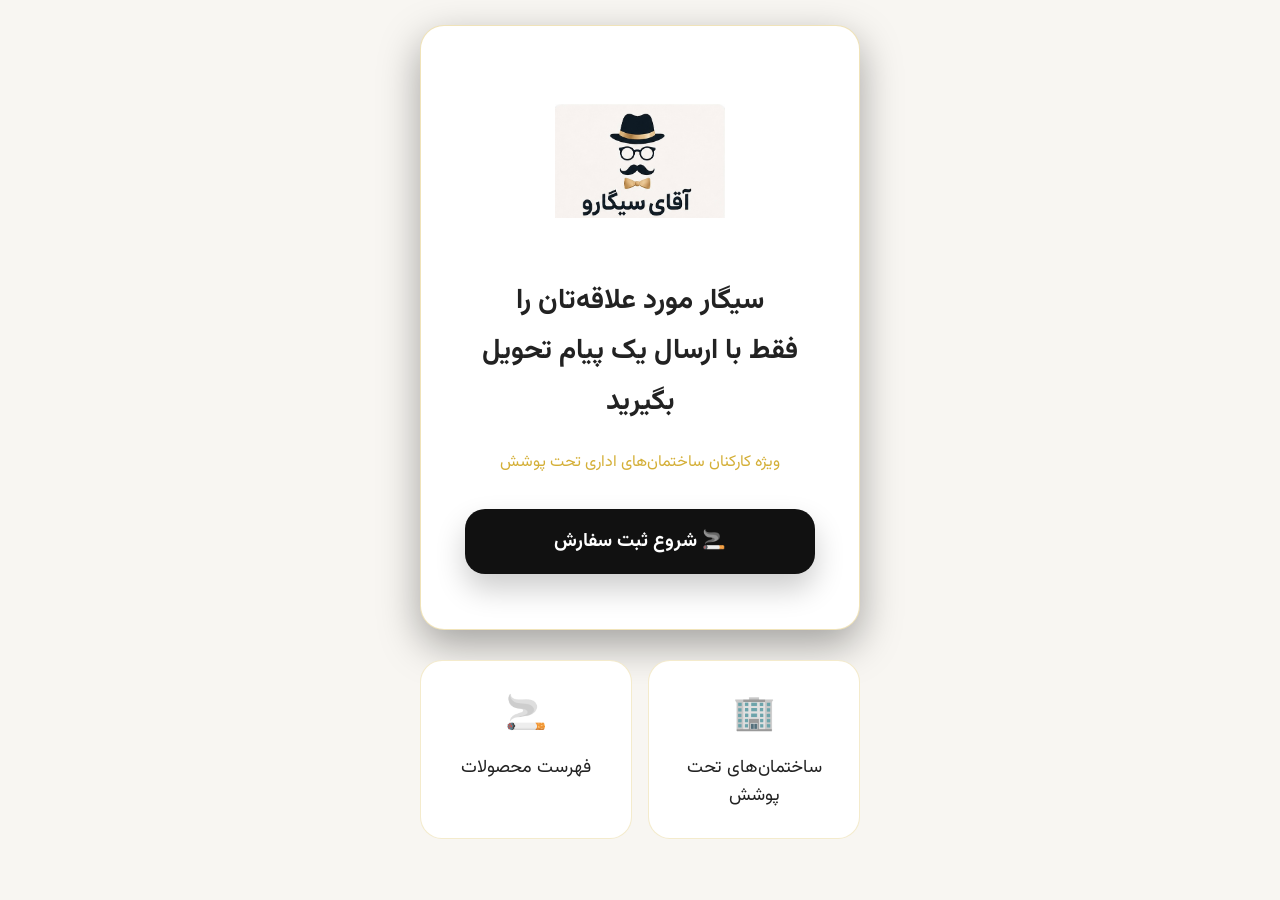
<file: index.html>
<!DOCTYPE html>
<html lang="fa" dir="rtl">

<head>
    <meta charset="UTF-8">
    <meta name="viewport" content="width=device-width, initial-scale=1.0">

    <title>آقای سیگارو</title>

    <link rel="stylesheet" href="style.css">
</head>

<body>

<main>

<section class="hero">

    <div class="logo-box">
        <img src="images/logo.png.jpg" alt="آقای سیگارو">
    </div>

    <h1>
        سیگار مورد علاقه‌تان را<br>
        فقط با ارسال یک پیام تحویل بگیرید
    </h1>

    <p class="subtitle">
        ویژه کارکنان ساختمان‌های اداری تحت پوشش
    </p>

    <a href="order.html" class="start-order-btn">
        🚬 شروع ثبت سفارش
    </a>

</section>

<section class="quick-menu">

    <div class="menu-card"
         onclick="location.href='buildings.html'">

        <div class="icon">🏢</div>

        <h3>ساختمان‌های تحت پوشش</h3>

    </div>

    <div class="menu-card"
         onclick="location.href='products.html'">

        <div class="icon">🚬</div>

        <h3>فهرست محصولات</h3>

    </div>

</section>

</main>

<script src="script.js"></script>

</body>

</html>
</file>
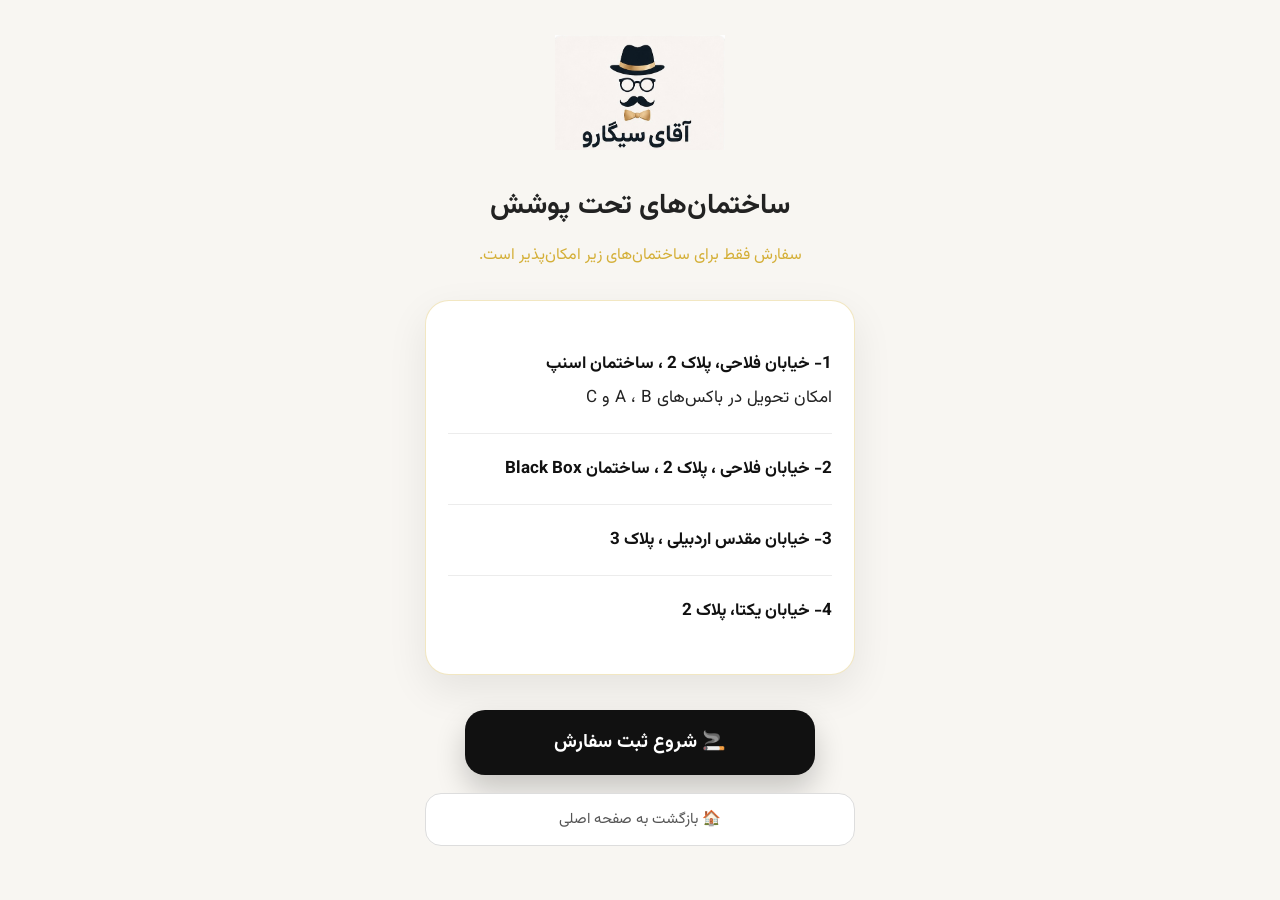
<file: buildings.html>
<!DOCTYPE html>
<html lang="fa" dir="rtl">

<head>

    <meta charset="UTF-8">

    <meta name="viewport" content="width=device-width, initial-scale=1.0">

    <title>ساختمان‌های تحت پوشش | آقای سیگارو</title>

    <link rel="stylesheet" href="buildings.css">

</head>

<body>

<div class="container">

    <img
        src="images/logo.png.jpg"
        class="logo"
        alt="Mr Cigaro">

    <h1>
        ساختمان‌های تحت پوشش
    </h1>

    <p class="subtitle">
        سفارش فقط برای ساختمان‌های زیر امکان‌پذیر است.
    </p>


    <div class="buildings-box">

        <div class="building-item">

            <strong>1- خیابان فلاحی، پلاک 2 ، ساختمان اسنپ</strong>

            <br>

            امکان تحویل در باکس‌های A ، B و C

        </div>


        <div class="building-item">

            <strong>2- خیابان فلاحی ، پلاک 2 ، ساختمان Black Box </strong>

        </div>


        <div class="building-item">

            <strong>3- خیابان مقدس اردبیلی ، پلاک 3 </strong>

        </div>


        <div class="building-item">

            <strong>4- خیابان یکتا، پلاک 2</strong>

        </div>

    </div>


    <a
        href="order.html"
        class="start-order-btn">

        🚬 شروع ثبت سفارش

    </a>


    <a
        href="index.html"
        class="new-order-btn">

        🏠 بازگشت به صفحه اصلی

    </a>

</div>

<script src="buildings.js"></script>

</body>

</html>
</file>
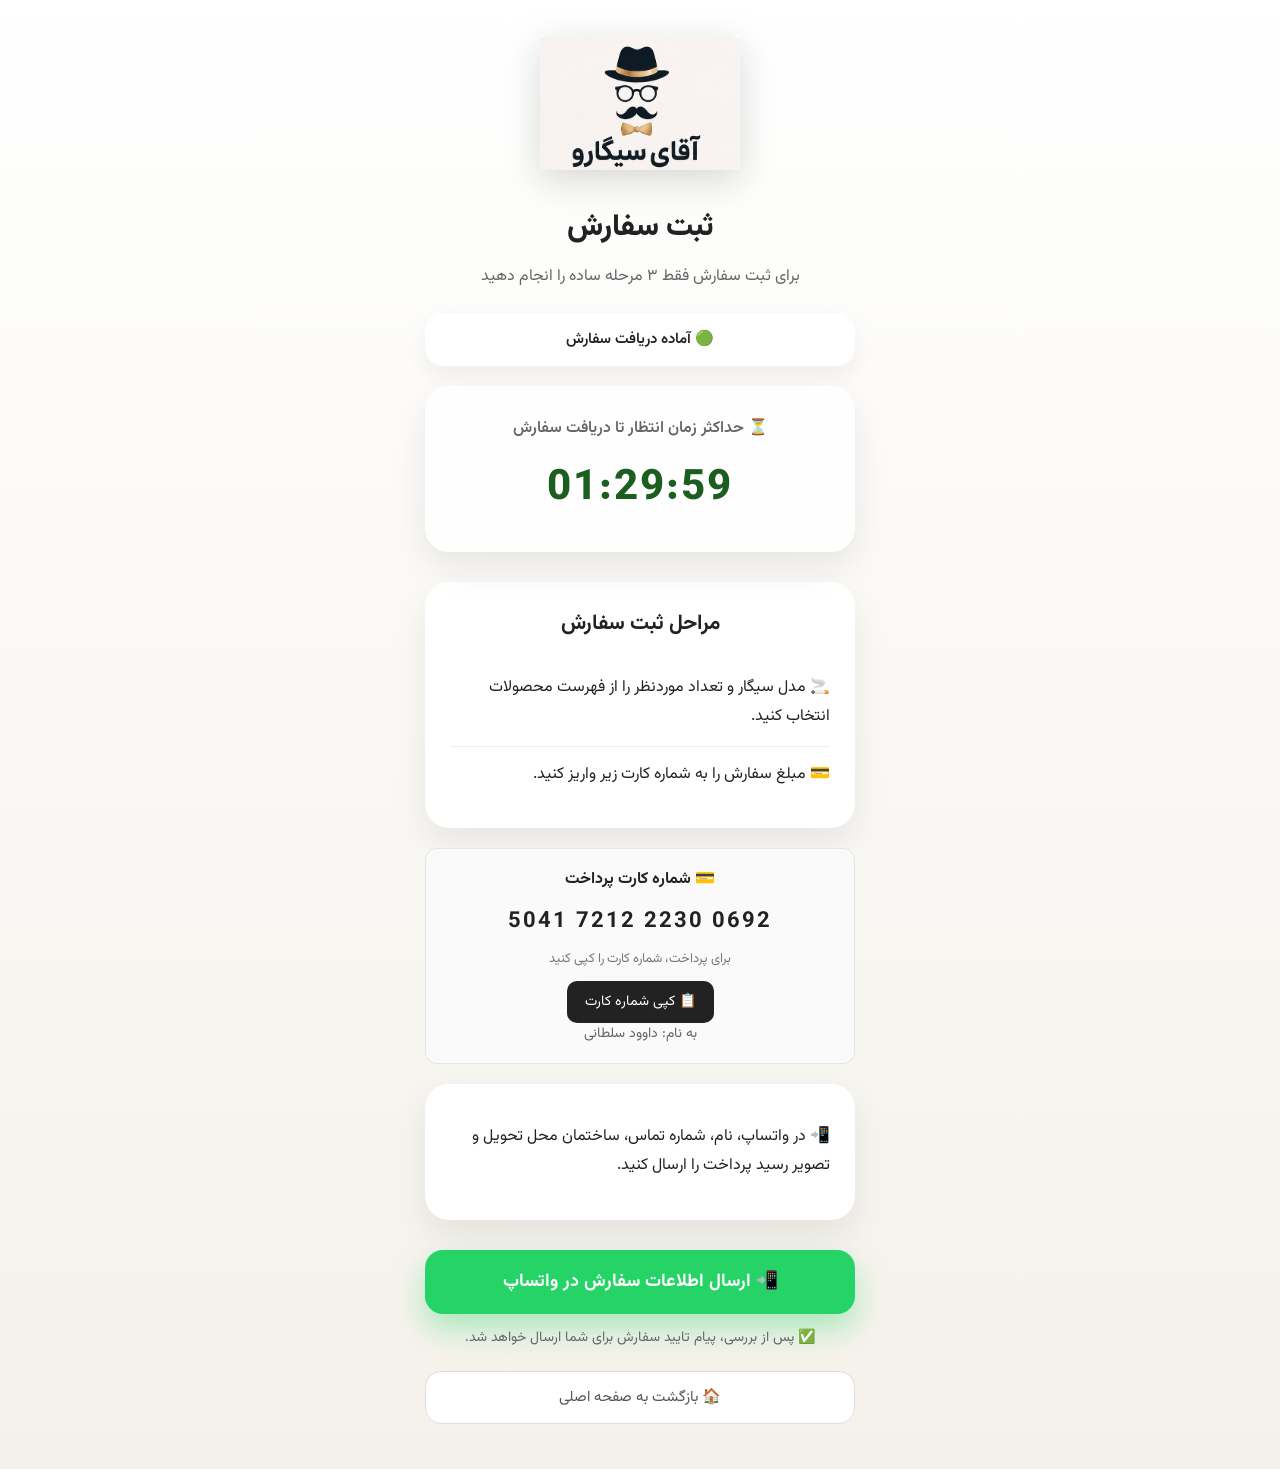
<file: order.html>
<!DOCTYPE html>
<html lang="fa" dir="rtl">

<head>

<meta charset="UTF-8">

<meta name="viewport" content="width=device-width, initial-scale=1.0">

<title>ثبت سفارش | آقای سیگارو</title>

<link rel="stylesheet" href="order.css">

</head>


<body>


<div class="container">


    <img 
    src="images/logo.png.jpg"
    class="logo"
    alt="Mr Cigaro">


    <h1>
        ثبت سفارش
    </h1>


    <p class="subtitle">
        برای ثبت سفارش فقط ۳ مرحله ساده را انجام دهید
    </p>



    <!-- وضعیت سفارش -->

    <div id="status-box" class="status-box">

        🟢 آماده دریافت سفارش

    </div>



    <!-- تایمر -->

    <div class="timer-box">


        <div class="timer-title">

            ⏳ حداکثر زمان انتظار تا دریافت سفارش

        </div>


        <div id="countdown">

            01:30:00

        </div>


    </div>




    <!-- مراحل سفارش -->


    <div class="steps">

    <h2>
        مراحل ثبت سفارش
    </h2>

   <div class="step">
    🚬 مدل سیگار و تعداد موردنظر را از فهرست محصولات انتخاب کنید.
</div>

    <div class="step">
    💳 مبلغ سفارش را به شماره کارت زیر واریز کنید.
</div>

</div>

    <div class="payment-box">

    <div class="payment-title">

        💳 شماره کارت پرداخت

    </div>

    <div
    id="payment-card"
    class="payment-card">

        6037 0000 0000 0000

    </div>

<div
id="copy-hint"
class="copy-hint">

    برای پرداخت، شماره کارت را کپی کنید

</div>


<button
id="copy-card-btn"
class="copy-card-btn">

    📋 کپی شماره کارت

</button>

    <div
    id="payment-owner"
    class="payment-owner">

        به نام ...

    </div>

</div>

  <div class="steps">

    <div class="step">

        📲 در واتساپ، نام، شماره تماس، ساختمان محل تحویل و تصویر رسید پرداخت را ارسال کنید.

    </div>

</div>

    <!-- دکمه واتساپ -->


    <button 
    id="whatsapp-btn"
    class="whatsapp-btn">


       📲 ارسال اطلاعات سفارش در واتساپ

    </button>

<p class="whatsapp-note">

✅ پس از بررسی، پیام تایید سفارش برای شما ارسال خواهد شد.

</p>


    <!-- پیام انتقال -->


    <div 
    id="redirect-message"
    class="redirect-message">


        در حال انتقال به واتساپ...


    </div>





    <!-- سفارش جدید -->


<a
href="index.html"
class="new-order-btn">

🏠 بازگشت به صفحه اصلی

</a>




</div>




<script src="order.js"></script>


</body>


</html>
</file>
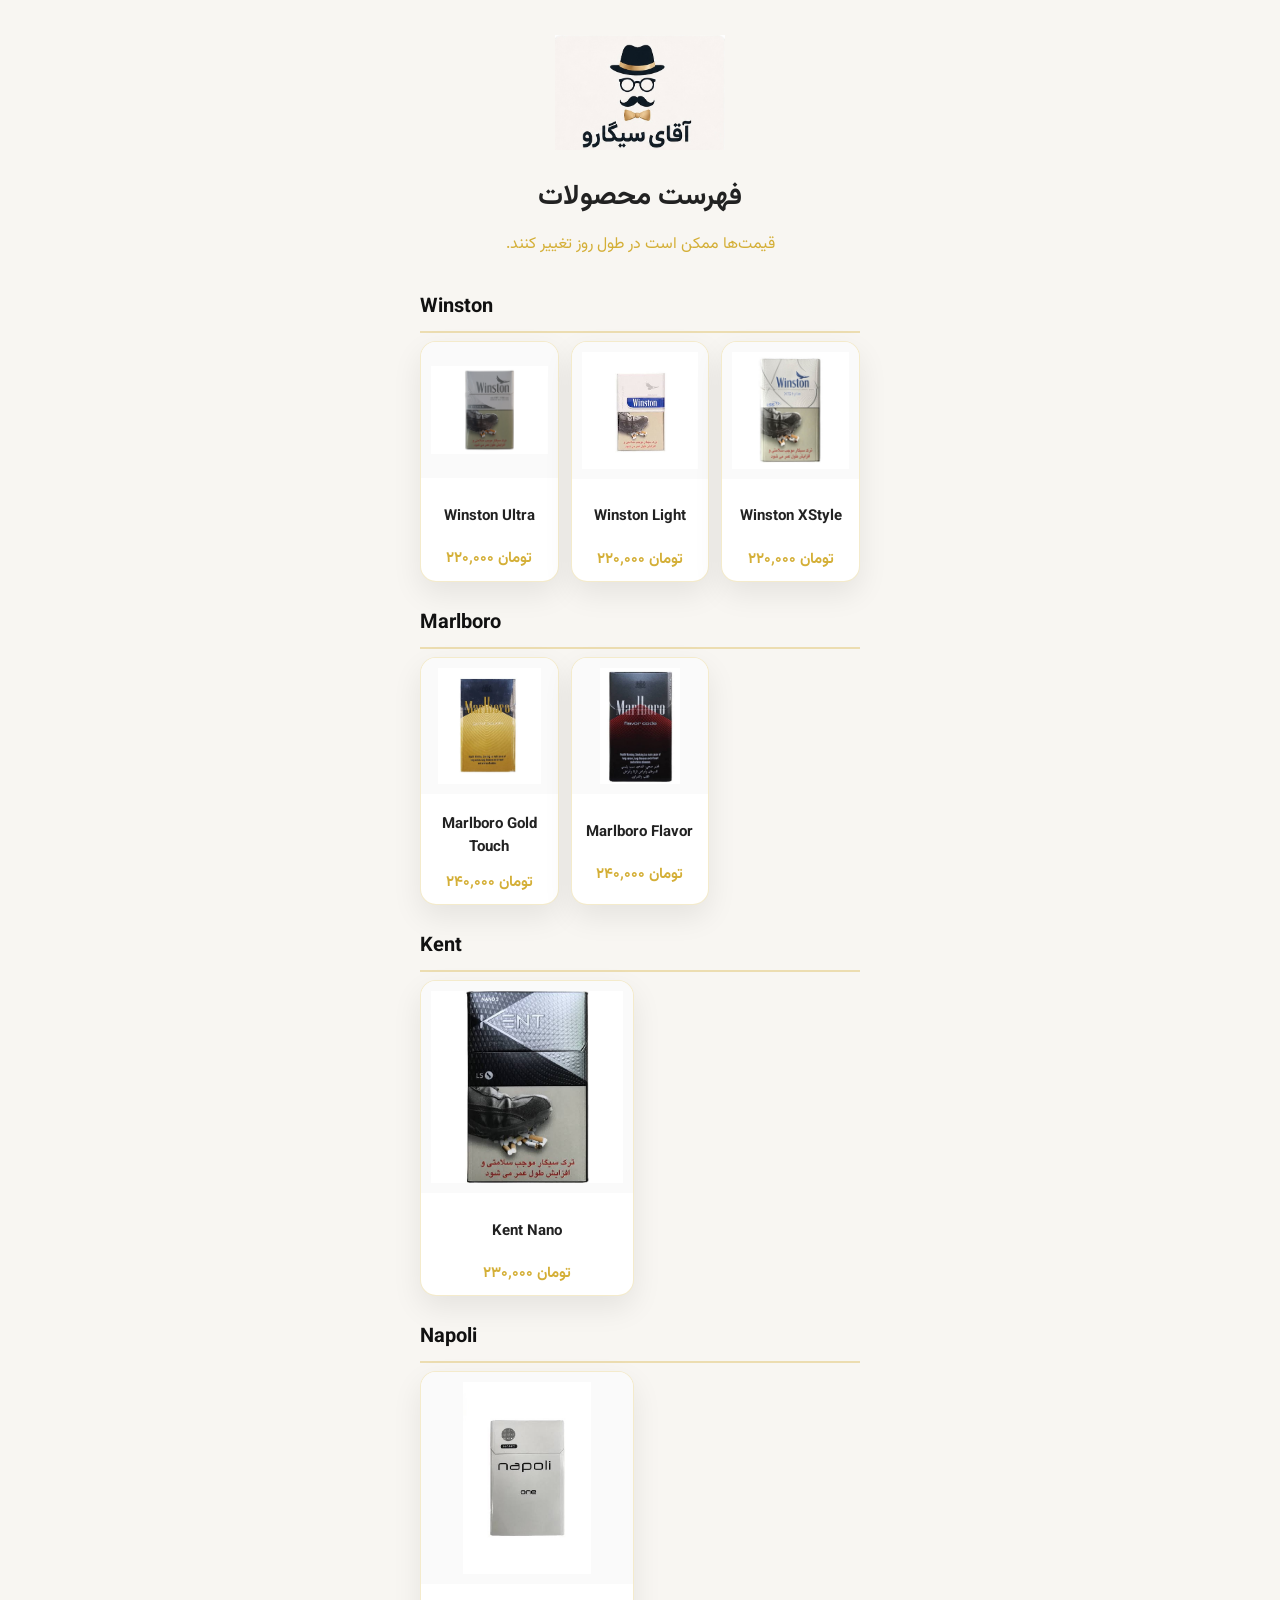
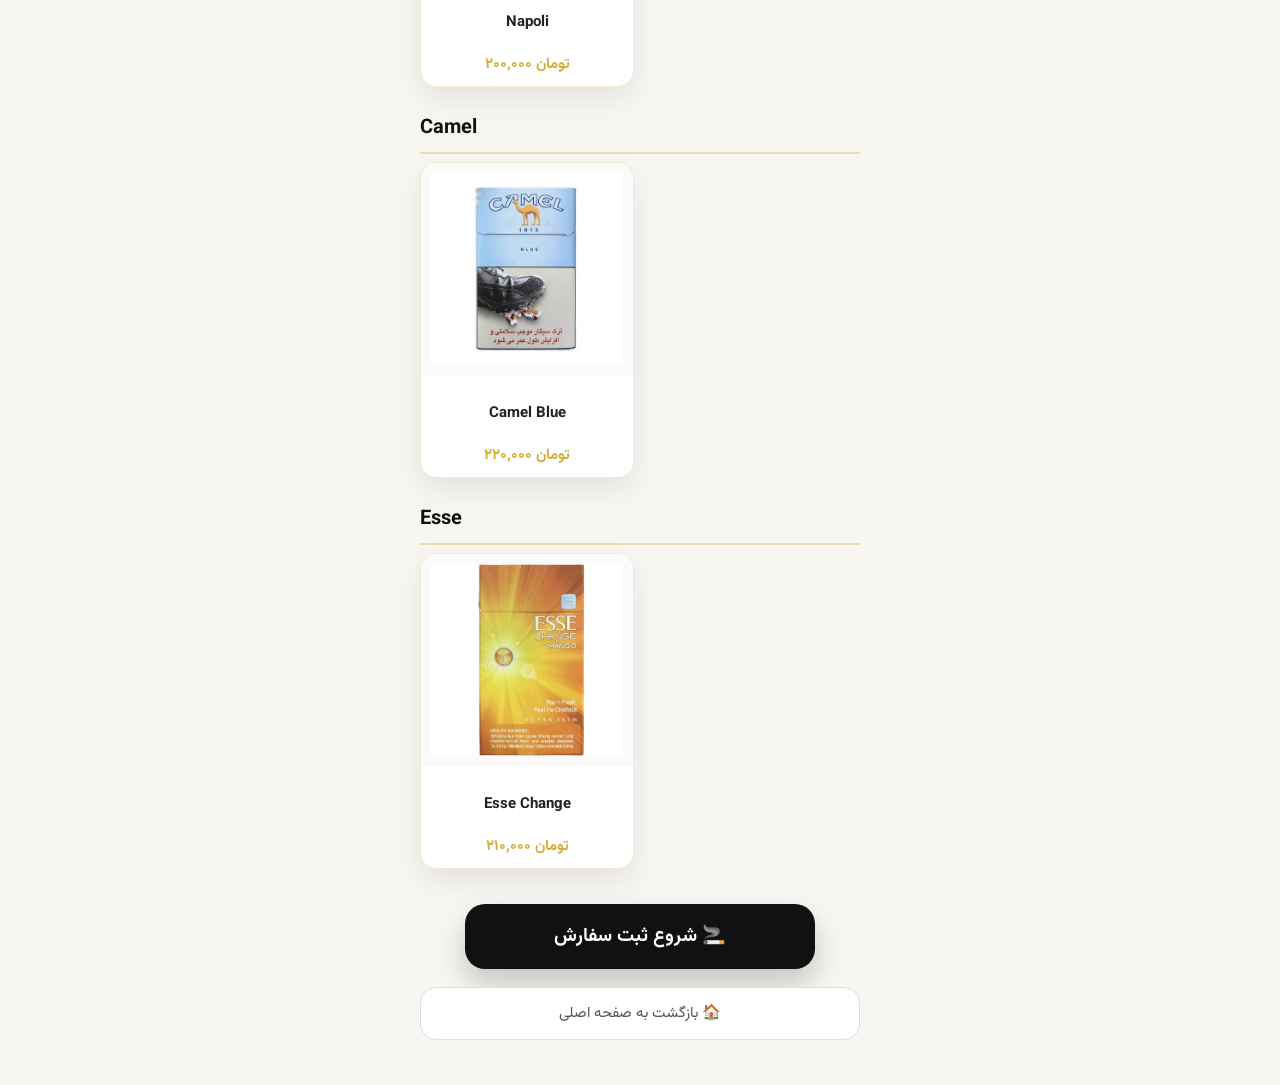
<file: products.html>
<!DOCTYPE html>
<html lang="fa" dir="rtl">

<head>

<meta charset="UTF-8">

<meta name="viewport" content="width=device-width, initial-scale=1.0">

<title>فهرست محصولات | آقای سیگارو</title>

<link rel="stylesheet" href="products.css">

</head>

<body>

<div class="container">

<img
src="images/logo.png.jpg"
class="logo"
alt="Mr Cigaro">

<h1>

فهرست محصولات

</h1>

<p class="subtitle">

قیمت‌ها ممکن است در طول روز تغییر کنند.

</p>

<!-- محصولات -->

<div
id="products-container">

</div>

<!-- دکمه ها -->

<a
href="order.html"
class="start-order-btn">

🚬 شروع ثبت سفارش

</a>

<a
href="index.html"
class="new-order-btn">

🏠 بازگشت به صفحه اصلی

</a>

</div>

<script src="products.js"></script>

</body>

</html>
</file>
<file: style.css>
@import url('https://fonts.googleapis.com/css2?family=Vazirmatn:wght@400;500;600;700;800&display=swap');

* {
    margin: 0;
    padding: 0;
    box-sizing: border-box;
}

body {
    font-family: Tahoma, Arial, sans-serif;
    background: #F8F6F2;
    color: #222222;
    min-height: 100vh;
}

main {
    max-width: 480px;
    margin: auto;
    padding: 25px 20px 40px;
}


/* بخش اصلی شبیه کارت ویزیت */

.hero {
    background: #FFFFFF;
    border: 1px solid rgba(212,175,55,0.35);
    border-radius: 24px;
    padding: 45px 25px;
    text-align: center;
    box-shadow: 0 15px 40px rgba(0,0,0,0.35);
}


.logo-box {
    width: 100%;
    height: 180px;
    display: flex;
    justify-content: center;
    align-items: center;
    margin-bottom: 25px;
}


.logo-box img {
    max-width: 170px;
    max-height: 170px;
    object-fit: contain;
}


h1 {
    font-size: 28px;
    line-height: 1.8;
    color: #222222;
    margin-bottom: 20px;
}


.subtitle {
    font-size: 16px;
    line-height: 2;
    color: #d4af37;
    margin-bottom: 30px;
}


button {
    background: #d4af37;
    color: #1b1713;
    border: none;
    padding: 14px 45px;
    border-radius: 30px;
    font-size: 18px;
    cursor: pointer;
}


/* کارت‌های پایین صفحه */

.order-btn{
    display:inline-block;
    background:#d4af37;
    color:#1b1713;
    text-decoration:none;
    padding:16px 34px;
    border-radius:40px;
    font-size:18px;
    font-weight:bold;
    margin-top:10px;
    transition:.3s;
}

.order-btn:hover{
    transform:translateY(-2px);
}

.quick-menu{

    display:grid;
    grid-template-columns:1fr 1fr;
    gap:16px;
    margin-top:30px;

}

.menu-card{

    background:#FFFFFF;
    border:1px solid rgba(212,175,55,.25);
    border-radius:22px;
    padding:28px 18px;
    text-align:center;
    cursor:pointer;
    transition:.3s;

}

.menu-card:hover{

    transform:translateY(-4px);

}

.full{

    grid-column:1 / 3;

}

.icon{

    font-size:34px;
    margin-bottom:12px;

}

.menu-card h3{

    color:#222222;
    font-size:18px;
    font-weight:normal;

}

.delivery-box {

    margin-top: 30px;

    background: #ffffff;

    border-radius: 24px;

    padding: 25px 18px;

    text-align: center;

    border: 1px solid #eeeeee;

    box-shadow: 0 10px 30px rgba(0,0,0,0.06);

}


.delivery-box h3 {

    color: #222222;

    font-size: 20px;

    line-height: 1.8;

    margin-bottom: 15px;

}

#next-delivery {

    color: #222222;
    font-size: 18px;
    line-height: 2;
    margin-bottom: 8px;

}


#countdown {

    color: #D4AF37;

    font-size: 40px;

    font-weight: 700;

    letter-spacing: 3px;

    margin: 15px 0;

}

.delivery-box span {

    color: #c9b896;
    font-size: 14px;

}


.order-btn {

    display: block;
    width: 100%;
    background: #25D366;
    color: white;
    text-decoration: none;

    padding: 16px;
    border-radius: 14px;

    font-size: 18px;
    font-weight: bold;

    text-align: center;

    margin-top: 25px;

    box-shadow: 0 8px 20px rgba(37,211,102,0.25);

    transition: .3s;

}


.order-btn:hover {

    transform: translateY(-3px);

}

* {
    font-family: 'Vazirmatn', sans-serif;
}

h1, h2, h3 {
    font-weight: 700;
}

p, span {
    font-weight: 400;
}

button, .order-btn {
    font-weight: 600;
}


.start-order-btn{

    display:block;

    margin:30px auto 10px;

    max-width:350px;

    padding:18px;

    border-radius:20px;

    background:#111;

    color:white;

    text-decoration:none;

    font-size:19px;

    font-weight:700;

    box-shadow:

    0 15px 30px rgba(0,0,0,.2);

    transition:.25s;

}


.start-order-btn:hover{

    transform:translateY(-4px);

}
</file>
<file: buildings.css>
@import url('https://fonts.googleapis.com/css2?family=Vazirmatn:wght@400;500;600;700;800&display=swap');

*{
    margin:0;
    padding:0;
    box-sizing:border-box;
    font-family:'Vazirmatn',sans-serif;
}

body{

    background:#F8F6F2;

    color:#222;

    min-height:100vh;

}

.container{

    max-width:480px;

    margin:auto;

    padding:35px 25px 45px;

    text-align:center;

}

.logo{

    width:170px;

    margin-bottom:25px;

}

h1{

    font-size:28px;

    font-weight:700;

    margin-bottom:12px;

    color:#222;

}

.subtitle{

    font-size:16px;

    color:#d4af37;

    line-height:2;

    margin-bottom:28px;

}

/* ========================= */

.buildings-box{

    background:#fff;

    border:1px solid rgba(212,175,55,.30);

    border-radius:24px;

    padding:28px 22px;

    text-align:right;

    box-shadow:0 15px 40px rgba(0,0,0,.08);

}

/* ========================= */

.building-item{

    padding:18px 0;

    border-bottom:1px solid #ececec;

    font-size:17px;

    line-height:2;

}

.building-item:last-child{

    border-bottom:none;

}

.building-item strong{

    color:#111;

}

/* ========================= */

.start-order-btn{

    display:block;

    margin:35px auto 18px;

    max-width:350px;

    padding:18px;

    border-radius:20px;

    background:#111;

    color:#fff;

    text-decoration:none;

    font-size:19px;

    font-weight:700;

    box-shadow:0 15px 30px rgba(0,0,0,.2);

    transition:.25s;

}

.start-order-btn:hover{

    transform:translateY(-4px);

}

/* ========================= */

.new-order-btn{

    display:block;

    width:100%;

    padding:14px;

    border-radius:16px;

    border:1px solid #ddd;

    background:#fff;

    color:#555;

    text-decoration:none;

    font-size:15px;

    transition:.25s;

}

.new-order-btn:hover{

    background:#f5f5f5;

}
</file>
<file: order.css>
@import url('https://fonts.googleapis.com/css2?family=Vazirmatn:wght@400;500;600;700;800&display=swap');


*{

    margin:0;
    padding:0;
    box-sizing:border-box;
    font-family:'Vazirmatn',sans-serif;

}



body{


    background:

    linear-gradient(
    180deg,
    #ffffff 0%,
    #f4f1ea 100%
    );


    color:#222;

    min-height:100vh;


}



.container{


    max-width:480px;

    margin:auto;

    padding:35px 25px 45px;

    text-align:center;


}



.logo{

    width:200px;

    max-width:70%;

    margin-bottom:25px;

    filter:
    drop-shadow(
    0 10px 18px rgba(0,0,0,.15)
    );

}


h1{


    font-size:30px;

    font-weight:800;

    margin-bottom:10px;


}



.subtitle{


    font-size:16px;

    color:#666;

    line-height:2;

    margin-bottom:20px;


}



/* وضعیت سفارش */


.status-box{


    background:#ffffff;

    border-radius:18px;

    padding:15px;

    margin-bottom:20px;

    font-size:15px;

    font-weight:600;

    box-shadow:

    0 10px 25px rgba(0,0,0,.06);


}



/* تایمر */


.timer-box{


    background:

    rgba(255,255,255,.8);


    backdrop-filter:blur(12px);


    border-radius:24px;


    padding:30px 20px;


    margin-bottom:30px;


    box-shadow:

    0 15px 35px rgba(0,0,0,.08);


}



.timer-title{


    color:#666;

    font-size:16px;

    font-weight:600;

    margin-bottom:15px;


}



#countdown{


    font-size:42px;

    font-weight:800;

    letter-spacing:2px;

    color:#1b5e20;


    animation:

    pulse 1.8s infinite;


}



@keyframes pulse{


    0%{

        transform:scale(1);

    }


    50%{

        transform:scale(1.04);

    }


    100%{

        transform:scale(1);

    }


}




/* اطلاعات */


.steps{


    background:#ffffff;

    border-radius:24px;

    padding:25px;


    text-align:right;


    box-shadow:

    0 15px 35px rgba(0,0,0,.07);


}



.steps h2{


    text-align:center;

    font-size:21px;

    margin-bottom:20px;


}



.step{


    padding:14px 0;

    border-bottom:1px solid #eee;

    font-size:16px;

    line-height:1.8;


}



.step:last-child{


    border:none;


}





/* دکمه واتساپ */


.whatsapp-btn{


    width:100%;


    border:none;


    margin-top:30px;


    padding:18px;


    border-radius:18px;


    background:#25D366;


    color:white;


    font-size:18px;


    font-weight:700;


    cursor:pointer;


    box-shadow:


    0 15px 30px rgba(37,211,102,.35);


    transition:.25s;


}



.whatsapp-btn:hover{


    transform:

    translateY(-4px);


}





/* پیام انتقال */


.redirect-message{


    display:none;


    margin-top:15px;


    color:#666;


    font-size:14px;


}





/* سفارش جدید */


.new-order-btn{

    display:block;

    width:100%;

    margin-top:20px;

    padding:14px;

    border-radius:16px;

    border:1px solid #ddd;

    background:white;

    color:#555;

    font-size:15px;

    text-decoration:none;

    cursor:pointer;

}


.new-order-btn:hover{


    background:#f5f5f5;


}

/* ===========================
   Payment Box
=========================== */

.payment-box{

    margin:20px 0;

    padding:18px;

    border-radius:12px;

    border:1px solid #e5e5e5;

    background:#fafafa;

    text-align:center;

}



.payment-title{

    font-size:16px;

    font-weight:700;

    margin-bottom:12px;

}



.payment-card{

    font-size:22px;

    font-weight:700;

    letter-spacing:2px;

    margin-bottom:10px;

    color:#222;

    user-select:all;

}



.payment-owner{

    font-size:14px;

    color:#666;

}

.copy-hint{

    font-size:13px;

    color:#777;

    margin-top:8px;

}

.copy-card-btn{

    margin-top:12px;

    padding:10px 18px;

    border:none;

    border-radius:10px;

    background:#222;

    color:white;

    font-size:14px;

    cursor:pointer;

}



.copy-card-btn:active{

    transform:scale(0.97);

}

/* ===========================
   WhatsApp Note
=========================== */

.whatsapp-note{

    text-align:center;

    font-size:14px;

    color:#666;

    margin-top:12px;

    margin-bottom:18px;

    line-height:1.8;

}
</file>
<file: products.css>
@import url('https://fonts.googleapis.com/css2?family=Vazirmatn:wght@400;500;600;700;800&display=swap');

*{
    margin:0;
    padding:0;
    box-sizing:border-box;
    font-family:'Vazirmatn',sans-serif;
}

body{

    background:#F8F6F2;

    color:#222;

    min-height:100vh;

}

.container{

    max-width:480px;

    margin:auto;

    padding:35px 20px 45px;

}

.logo{

    display:block;

    width:170px;

    margin:0 auto 25px;

}

h1{

    text-align:center;

    font-size:28px;

    font-weight:700;

    margin-bottom:10px;

}

.subtitle{

    text-align:center;

    color:#d4af37;

    font-size:16px;

    line-height:2;

    margin-bottom:30px;

}

/* ============================= */
/* لیست محصولات */
/* ============================= */

#products-container{

    margin-bottom:35px;

}


.brand-section{

    margin-bottom:25px;

}


.products-grid{

    display:grid;

    grid-template-columns:repeat(3, 1fr);

    gap:12px;

    direction:ltr;

}


/* برندهایی که فقط یک محصول دارند */

.single-product{

    grid-template-columns:repeat(3, 1fr);

}


.single-product .product-card{

    grid-column:1;

}

/* ============================= */
/* عنوان برند */
/* ============================= */

.brand-title{

    grid-column:1 / 3;

    font-size:20px;

    font-weight:700;

    color:#111;

    margin-top:10px;

    margin-bottom:8px;

    padding-bottom:8px;

    border-bottom:2px solid rgba(212,175,55,.35);

    text-align:left;

    direction:ltr;

}

/* ============================= */
/* کارت محصول */
/* ============================= */

.product-card{

    background:#fff;

    border-radius:16px;

    overflow:hidden;

    border:1px solid rgba(212,175,55,.25);

    box-shadow:0 12px 30px rgba(0,0,0,.08);

    transition:.25s;

}

.product-card:hover{

    transform:translateY(-5px);

}

.product-image{

    width:100%;

    aspect-ratio:1/1;

    object-fit:contain;

    background:#fafafa;

    padding:10px;

}

.product-body{

    padding:10px;

    text-align:center;

}

.product-name{

    font-size:15px;

    font-weight:700;

    color:#222;

    min-height:38px;

    display:flex;

    justify-content:center;

    align-items:center;

}

.product-price{

    margin-top:12px;

    font-size:15px;

    font-weight:700;

    color:#d4af37;

}

.out-of-stock{

    margin-top:12px;

    font-size:17px;

    font-weight:700;

    color:#d32f2f;

}

/* ============================= */
/* دکمه شروع سفارش */
/* ============================= */

.start-order-btn{

    display:block;

    margin:30px auto 18px;

    max-width:350px;

    padding:18px;

    border-radius:20px;

    background:#111;

    color:white;

    text-decoration:none;

    text-align:center;

    font-size:19px;

    font-weight:700;

    box-shadow:0 15px 30px rgba(0,0,0,.2);

    transition:.25s;

}

.start-order-btn:hover{

    transform:translateY(-4px);

}

/* ============================= */
/* بازگشت */
/* ============================= */

.new-order-btn{

    display:block;

    width:100%;

    padding:14px;

    border-radius:16px;

    border:1px solid #ddd;

    background:#fff;

    color:#555;

    text-decoration:none;

    text-align:center;

    font-size:15px;

    transition:.25s;

}

.new-order-btn:hover{

    background:#f5f5f5;

}

/* ============================= */
/* موبایل */
/* ============================= */

@media(max-width:430px){

    .products-grid{

        grid-template-columns:repeat(3,1fr);

        gap:8px;

    }

}

.single-product{

    grid-template-columns:1fr 1fr;

}


.single-product .product-card{

    grid-column:1;

}
</file>
